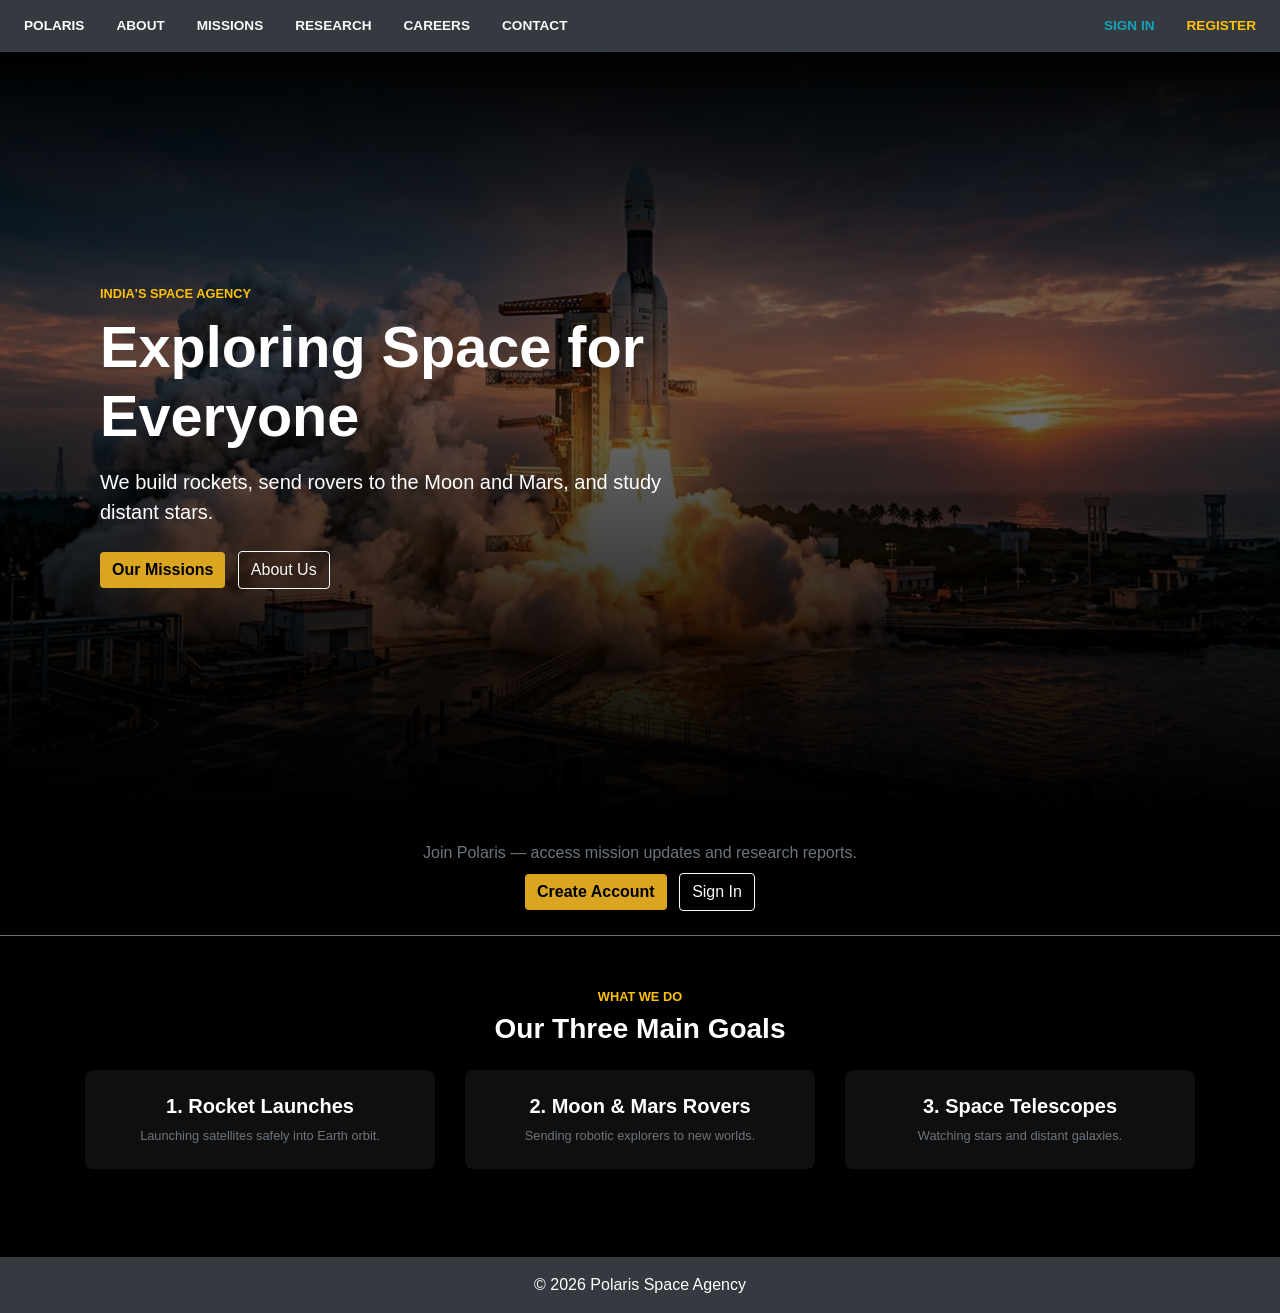
<file: index.html>
<!DOCTYPE html>
<html lang="en">

<head>
    <meta charset="UTF-8">
    <meta name="viewport" content="width=device-width, initial-scale=1.0">
    <title>Polaris Space Agency</title>
    <link rel="stylesheet" href="bootstrap4.2.1/bootstrap4.2.1/css/bootstrap.min.css">
    <link rel="stylesheet" href="assets/css/style.css">
</head>

<body>
    <nav class="nav bg-dark p-2"><a class="nav-link text-white font-weight-bold" href="index.html">POLARIS</a><a class="nav-link text-light" href="about.html">About</a><a class="nav-link text-light" href="missions.html">Missions</a><a class="nav-link text-light" href="research.html">Research</a><a class="nav-link text-light" href="careers.html">Careers</a><a class="nav-link text-light" href="contact.html">Contact</a><a class="nav-link text-info ml-auto" href="login.html">Sign In</a><a class="nav-link text-warning" href="register.html">Register</a></nav>
    <section class="hero-section">
        <img src="assets/images/hero_rocket.jpg" alt="Rocket" class="hero-bg">
        <div class="hero-overlay"></div>
        <div class="container hero-content">
            <div class="col-lg-7">
                <span class="small font-weight-bold text-warning text-uppercase">India's Space Agency</span>
                <h1 class="hero-title text-white mt-2 mb-3">Exploring Space for Everyone</h1>
                <p class="lead text-white mb-4">We build rockets, send rovers to the Moon and Mars, and study distant
                    stars.</p>
                <a href="missions.html" class="btn btn-primary mr-2">Our Missions</a>
                <a href="about.html" class="btn btn-outline-light mr-2">About Us</a>
            </div>
        </div>
    </section>
    <div class="py-4 border-bottom border-secondary text-center">
        <div class="container">
            <p class="text-muted mb-2">Join Polaris — access mission updates and research reports.</p>
            <a href="register.html" class="btn btn-primary mr-2">Create Account</a>
            <a href="login.html" class="btn btn-outline-light">Sign In</a>
        </div>
    </div>
    <section class="py-5">
        <div class="container">
            <div class="text-center mb-4">
                <span class="small text-warning font-weight-bold text-uppercase">What We Do</span>
                <h2 class="h3 font-weight-bold text-white mt-1">Our Three Main Goals</h2>
            </div>
            <div class="row">
                <div class="col-md-4 mb-3">
                    <div class="facility-card text-center">
                        <h4 class="h5 font-weight-bold text-white">1. Rocket Launches</h4>
                        <p class="small text-muted mb-0">Launching satellites safely into Earth orbit.</p>
                    </div>
                </div>
                <div class="col-md-4 mb-3">
                    <div class="facility-card text-center">
                        <h4 class="h5 font-weight-bold text-white">2. Moon &amp; Mars Rovers</h4>
                        <p class="small text-muted mb-0">Sending robotic explorers to new worlds.</p>
                    </div>
                </div>
                <div class="col-md-4 mb-3">
                    <div class="facility-card text-center">
                        <h4 class="h5 font-weight-bold text-white">3. Space Telescopes</h4>
                        <p class="small text-muted mb-0">Watching stars and distant galaxies.</p>
                    </div>
                </div>
            </div>
        </div>
    </section>
    <footer class="bg-dark text-white text-center p-3">&copy; 2026 Polaris Space Agency</footer>
    <script src="bootstrap4.2.1/jquery-3.7.1.min.js"></script>
    <script src="bootstrap4.2.1/bootstrap4.2.1/js/bootstrap.bundle.min.js"></script>
    <script src="assets/js/main.js"></script>
</body>

</html>
</file>
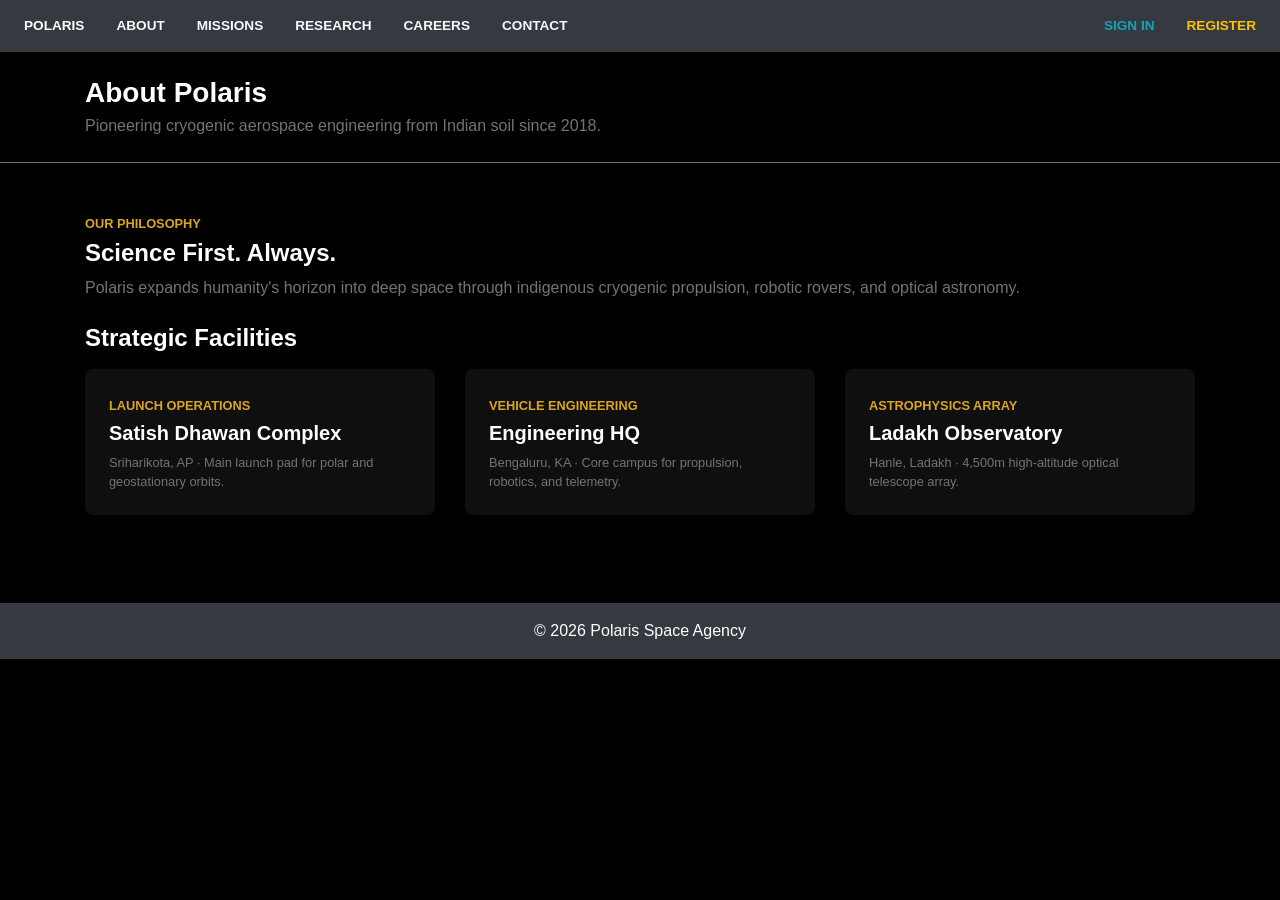
<file: about.html>
﻿<!DOCTYPE html>
<html lang="en">
<head>
  <meta charset="UTF-8">
  <meta name="viewport" content="width=device-width, initial-scale=1.0">
  <title>About Polaris — Space Frontier Agency</title>
  <link rel="stylesheet" href="bootstrap4.2.1/bootstrap4.2.1/css/bootstrap.min.css">
  <link rel="stylesheet" href="assets/css/style.css">
</head>
<body>
  <nav class="nav bg-dark p-2"><a class="nav-link text-white font-weight-bold" href="index.html">POLARIS</a><a class="nav-link text-light" href="about.html">About</a><a class="nav-link text-light" href="missions.html">Missions</a><a class="nav-link text-light" href="research.html">Research</a><a class="nav-link text-light" href="careers.html">Careers</a><a class="nav-link text-light" href="contact.html">Contact</a><a class="nav-link text-info ml-auto" href="login.html">Sign In</a><a class="nav-link text-warning" href="register.html">Register</a></nav>
  <div class="py-4 border-bottom border-secondary">
    <div class="container">
      <h1 class="h3 font-weight-bold text-white mb-1">About Polaris</h1>
      <p class="text-muted mb-0">Pioneering cryogenic aerospace engineering from Indian soil since 2018.</p>
    </div>
  </div>
  <section class="py-5">
    <div class="container">
      <span class="small font-weight-bold text-uppercase" style="color:goldenrod">Our Philosophy</span>
      <h2 class="h4 font-weight-bold text-white mt-1 mb-2">Science First. Always.</h2>
      <p class="text-muted mb-4">Polaris expands humanity's horizon into deep space through indigenous cryogenic propulsion, robotic rovers, and optical astronomy.</p>
      <h2 class="h4 font-weight-bold text-white mb-3">Strategic Facilities</h2>
      <div class="row">
        <div class="col-md-4 mb-3">
          <div class="facility-card">
            <span class="small font-weight-bold text-uppercase" style="color:goldenrod">Launch Operations</span>
            <h4 class="h5 font-weight-bold text-white mt-1">Satish Dhawan Complex</h4>
            <p class="small text-muted mb-0">Sriharikota, AP · Main launch pad for polar and geostationary orbits.</p>
          </div>
        </div>
        <div class="col-md-4 mb-3">
          <div class="facility-card">
            <span class="small font-weight-bold text-uppercase" style="color:goldenrod">Vehicle Engineering</span>
            <h4 class="h5 font-weight-bold text-white mt-1">Engineering HQ</h4>
            <p class="small text-muted mb-0">Bengaluru, KA · Core campus for propulsion, robotics, and telemetry.</p>
          </div>
        </div>
        <div class="col-md-4 mb-3">
          <div class="facility-card">
            <span class="small font-weight-bold text-uppercase" style="color:goldenrod">Astrophysics Array</span>
            <h4 class="h5 font-weight-bold text-white mt-1">Ladakh Observatory</h4>
            <p class="small text-muted mb-0">Hanle, Ladakh · 4,500m high-altitude optical telescope array.</p>
          </div>
        </div>
      </div>
    </div>
  </section>
  <footer class="bg-dark text-white text-center p-3">&copy; 2026 Polaris Space Agency</footer>
  <script src="bootstrap4.2.1/jquery-3.7.1.min.js"></script>
  <script src="bootstrap4.2.1/bootstrap4.2.1/js/bootstrap.bundle.min.js"></script>
  <script src="assets/js/main.js"></script>
</body>
</html>
</file>
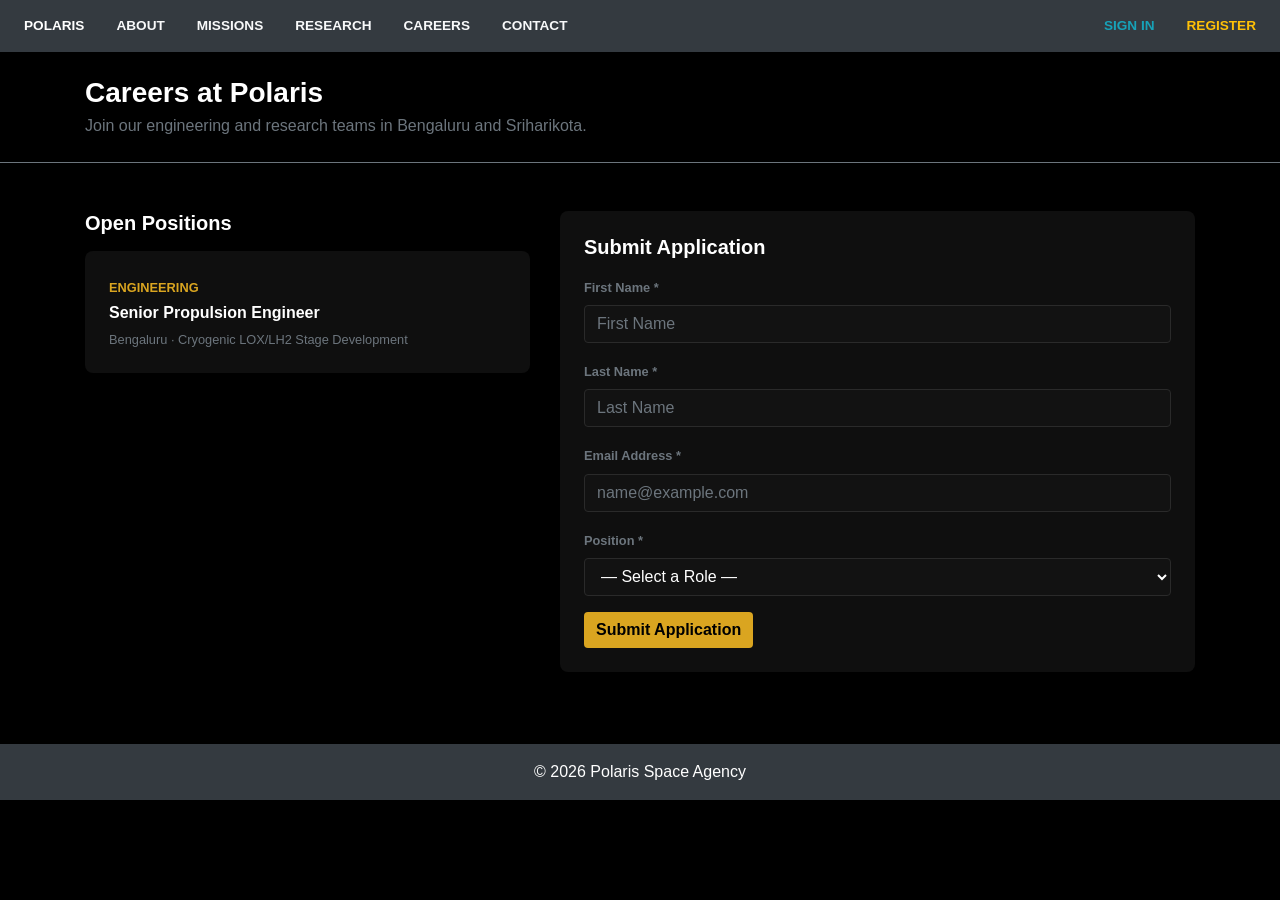
<file: careers.html>
﻿<!DOCTYPE html>
<html lang="en">

<head>
    <meta charset="UTF-8">
    <meta name="viewport" content="width=device-width, initial-scale=1.0">
    <title>Careers — Polaris Space Agency</title>
    <link rel="stylesheet" href="bootstrap4.2.1/bootstrap4.2.1/css/bootstrap.min.css">
    <link rel="stylesheet" href="assets/css/style.css">
</head>

<body>
    <nav class="nav bg-dark p-2"><a class="nav-link text-white font-weight-bold" href="index.html">POLARIS</a><a class="nav-link text-light" href="about.html">About</a><a class="nav-link text-light" href="missions.html">Missions</a><a class="nav-link text-light" href="research.html">Research</a><a class="nav-link text-light" href="careers.html">Careers</a><a class="nav-link text-light" href="contact.html">Contact</a><a class="nav-link text-info ml-auto" href="login.html">Sign In</a><a class="nav-link text-warning" href="register.html">Register</a></nav>
    <div class="py-4 border-bottom border-secondary">
        <div class="container">
            <h1 class="h3 font-weight-bold text-white mb-1">Careers at Polaris</h1>
            <p class="text-muted mb-0">Join our engineering and research teams in Bengaluru and Sriharikota.</p>
        </div>
    </div>
    <section class="py-5">
        <div class="container">
            <div class="row">
                <div class="col-lg-5 mb-4">
                    <h2 class="h5 font-weight-bold text-white mb-3">Open Positions</h2>
                    <div class="job-card">
                        <span class="small font-weight-bold text-uppercase" style="color:goldenrod">Engineering</span>
                        <h4 class="h6 font-weight-bold text-white mt-1">Senior Propulsion Engineer</h4>
                        <p class="small text-muted mb-0">Bengaluru · Cryogenic LOX/LH2 Stage Development</p>
                    </div>
                </div>
                <div class="col-lg-7">
                    <div class="calc-widget">
                        <h2 class="h5 font-weight-bold text-white mb-3">Submit Application</h2>
                        <form>
                            <div class="form-group">
                                <label for="apply-fname" class="small text-muted font-weight-bold">First Name *</label>
                                <input type="text" id="apply-fname" class="form-control" placeholder="First Name"
                                    required>
                            </div>
                            <div class="form-group">
                                <label for="apply-lname" class="small text-muted font-weight-bold">Last Name *</label>
                                <input type="text" id="apply-lname" class="form-control" placeholder="Last Name"
                                    required>
                            </div>
                            <div class="form-group">
                                <label for="apply-email" class="small text-muted font-weight-bold">Email Address
                                    *</label>
                                <input type="email" id="apply-email" class="form-control" placeholder="name@example.com"
                                    required>
                            </div>
                            <div class="form-group">
                                <label for="apply-role" class="small text-muted font-weight-bold">Position *</label>
                                <select id="apply-role" class="form-control" required>
                                    <option value="">— Select a Role —</option>
                                    <option>Senior Propulsion Engineer</option>
                                    <option>Flight Software Engineer</option>
                                </select>
                            </div>
                            <button type="submit" class="btn btn-primary">Submit Application</button>
                        </form>
                    </div>
                </div>
            </div>
        </div>
    </section>
    <footer class="bg-dark text-white text-center p-3">&copy; 2026 Polaris Space Agency</footer>
    <script src="bootstrap4.2.1/jquery-3.7.1.min.js"></script>
    <script src="bootstrap4.2.1/bootstrap4.2.1/js/bootstrap.bundle.min.js"></script>
    <script src="assets/js/main.js"></script>
</body>

</html>
</file>
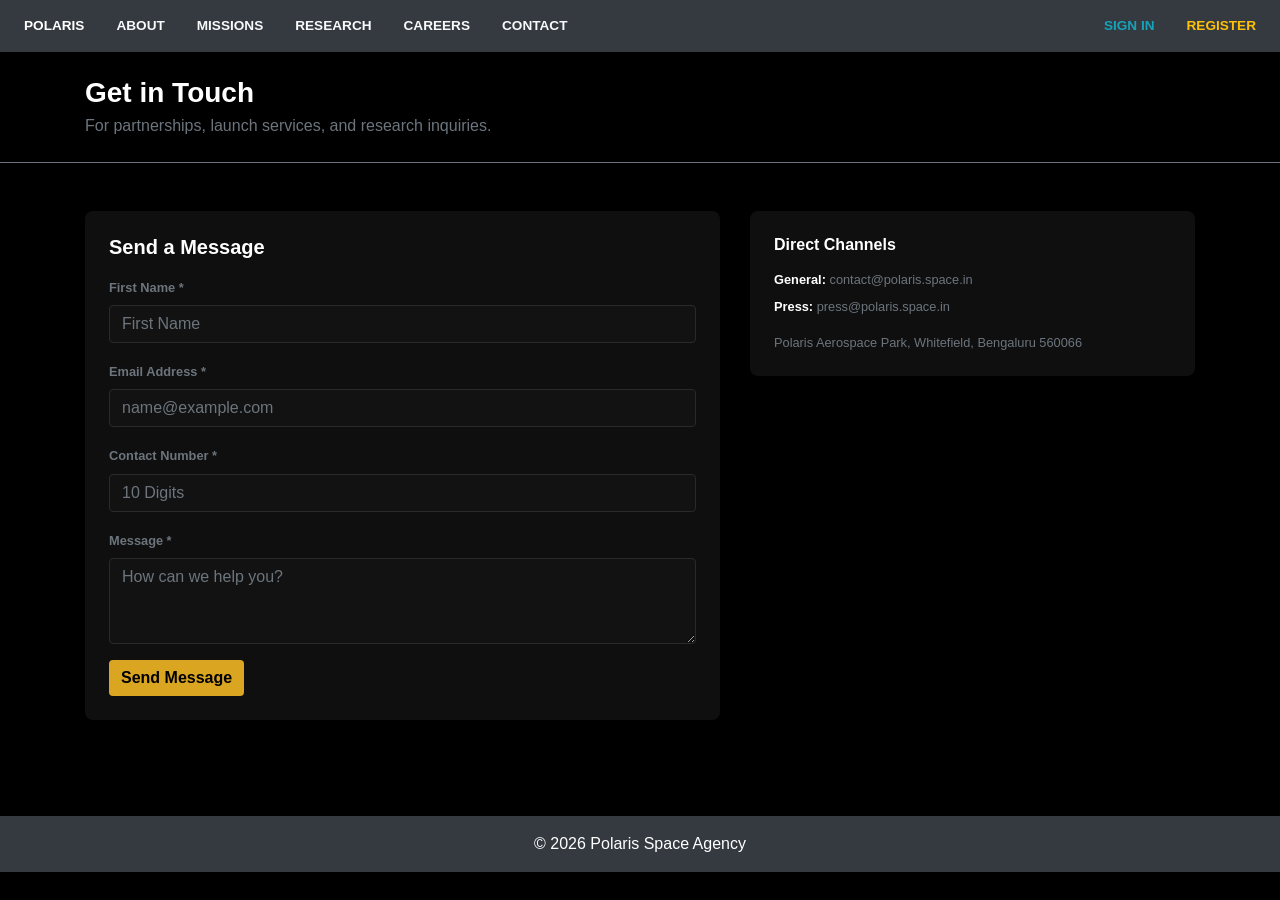
<file: contact.html>
﻿<!DOCTYPE html>
<html lang="en">
<head>
  <meta charset="UTF-8">
  <meta name="viewport" content="width=device-width, initial-scale=1.0">
  <title>Contact — Polaris Space Agency</title>
  <link rel="stylesheet" href="bootstrap4.2.1/bootstrap4.2.1/css/bootstrap.min.css">
  <link rel="stylesheet" href="assets/css/style.css">
</head>
<body>
  <nav class="nav bg-dark p-2"><a class="nav-link text-white font-weight-bold" href="index.html">POLARIS</a><a class="nav-link text-light" href="about.html">About</a><a class="nav-link text-light" href="missions.html">Missions</a><a class="nav-link text-light" href="research.html">Research</a><a class="nav-link text-light" href="careers.html">Careers</a><a class="nav-link text-light" href="contact.html">Contact</a><a class="nav-link text-info ml-auto" href="login.html">Sign In</a><a class="nav-link text-warning" href="register.html">Register</a></nav>
  <div class="py-4 border-bottom border-secondary">
    <div class="container">
      <h1 class="h3 font-weight-bold text-white mb-1">Get in Touch</h1>
      <p class="text-muted mb-0">For partnerships, launch services, and research inquiries.</p>
    </div>
  </div>
  <section class="py-5">
    <div class="container">
      <div class="row">
        <div class="col-lg-7 mb-4">
          <div class="calc-widget">
            <h2 class="h5 font-weight-bold text-white mb-3">Send a Message</h2>
            <div id="con-alert" class="alert d-none"></div>
            <form onsubmit="return validateForm2()">
              <div class="form-group">
                <label for="con-fname" class="small text-muted font-weight-bold">First Name *</label>
                <input type="text" id="con-fname" class="form-control" placeholder="First Name">
                <div class="invalid-feedback">First Name is required.</div>
              </div>
              <div class="form-group">
                <label for="con-email" class="small text-muted font-weight-bold">Email Address *</label>
                <input type="email" id="con-email" class="form-control" placeholder="name@example.com">
                <div class="invalid-feedback">Enter a valid email address.</div>
              </div>
              <div class="form-group">
                <label for="con-phone" class="small text-muted font-weight-bold">Contact Number *</label>
                <input type="text" id="con-phone" class="form-control" placeholder="10 Digits">
                <div class="invalid-feedback">Phone must be exactly 10 digits.</div>
              </div>
              <div class="form-group">
                <label for="con-msg" class="small text-muted font-weight-bold">Message *</label>
                <textarea id="con-msg" class="form-control" rows="3" placeholder="How can we help you?"></textarea>
                <div class="invalid-feedback">Please enter your message.</div>
              </div>
              <button type="submit" class="btn btn-primary">Send Message</button>
            </form>
          </div>
        </div>
        <div class="col-lg-5">
          <div class="facility-card">
            <h3 class="h6 font-weight-bold text-white mb-3">Direct Channels</h3>
            <p class="small text-muted mb-2"><strong class="text-white">General:</strong> contact@polaris.space.in</p>
            <p class="small text-muted mb-3"><strong class="text-white">Press:</strong> press@polaris.space.in</p>
            <p class="small text-muted mb-0">Polaris Aerospace Park, Whitefield, Bengaluru 560066</p>
          </div>
        </div>
      </div>
    </div>
  </section>
  <footer class="bg-dark text-white text-center p-3">&copy; 2026 Polaris Space Agency</footer>
  <script src="bootstrap4.2.1/jquery-3.7.1.min.js"></script>
  <script src="bootstrap4.2.1/bootstrap4.2.1/js/bootstrap.bundle.min.js"></script>
  <script src="assets/js/main.js"></script>
</body>
</html>
</file>
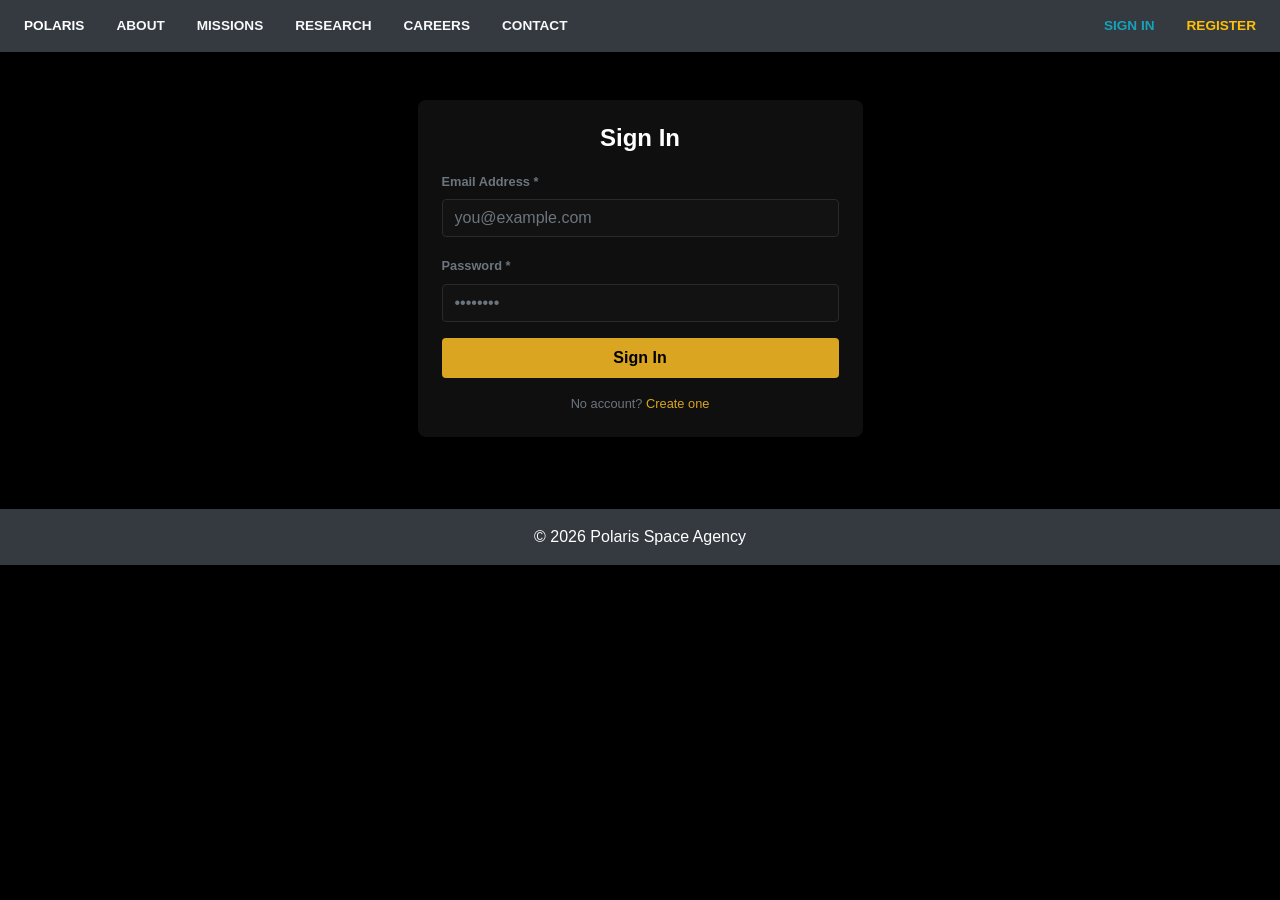
<file: login.html>
﻿<!DOCTYPE html>
<html lang="en">
<head>
  <meta charset="UTF-8">
  <meta name="viewport" content="width=device-width, initial-scale=1.0">
  <title>Sign In — Polaris Space Agency</title>
  <link rel="stylesheet" href="bootstrap4.2.1/bootstrap4.2.1/css/bootstrap.min.css">
  <link rel="stylesheet" href="assets/css/style.css">
</head>
<body>
  <nav class="nav bg-dark p-2"><a class="nav-link text-white font-weight-bold" href="index.html">POLARIS</a><a class="nav-link text-light" href="about.html">About</a><a class="nav-link text-light" href="missions.html">Missions</a><a class="nav-link text-light" href="research.html">Research</a><a class="nav-link text-light" href="careers.html">Careers</a><a class="nav-link text-light" href="contact.html">Contact</a><a class="nav-link text-info ml-auto" href="login.html">Sign In</a><a class="nav-link text-warning" href="register.html">Register</a></nav>
  <div class="container py-5">
    <div class="row justify-content-center">
      <div class="col-md-6 col-lg-5">
        <div class="calc-widget">
          <h1 class="h4 font-weight-bold text-white mb-3 text-center">Sign In</h1>
          <form id="login-form" onsubmit="return validateForm3()" novalidate>
            <div class="form-group">
              <label class="small text-muted font-weight-bold">Email Address *</label>
              <input type="email" id="login-email" class="form-control" placeholder="you@example.com">
            </div>
            <div class="form-group">
              <label class="small text-muted font-weight-bold">Password *</label>
              <input type="password" id="login-password" class="form-control" placeholder="••••••••">
            </div>
            <button type="submit" class="btn btn-primary btn-block py-2">Sign In</button>
          </form>
          <p class="text-center mt-3 text-muted small mb-0">
            No account? <a href="register.html">Create one</a>
          </p>
        </div>
      </div>
    </div>
  </div>
  <footer class="bg-dark text-white text-center p-3">&copy; 2026 Polaris Space Agency</footer>
  <script src="bootstrap4.2.1/jquery-3.7.1.min.js"></script>
  <script src="bootstrap4.2.1/bootstrap4.2.1/js/bootstrap.bundle.min.js"></script>
  <script src="assets/js/main.js"></script>
</body>
</html>
</file>
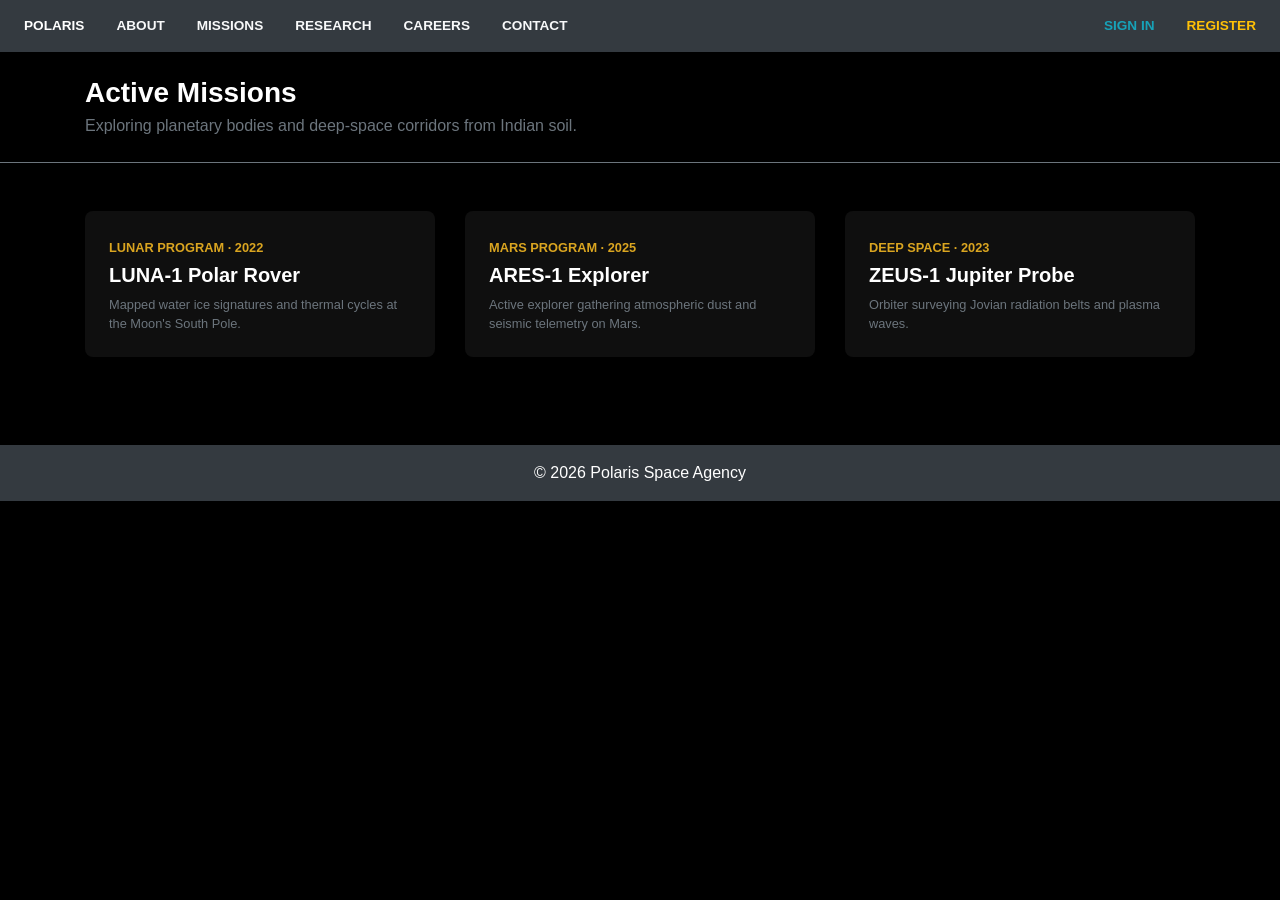
<file: missions.html>
﻿<!DOCTYPE html>
<html lang="en">
<head>
  <meta charset="UTF-8">
  <meta name="viewport" content="width=device-width, initial-scale=1.0">
  <title>Missions — Polaris Space Agency</title>
  <link rel="stylesheet" href="bootstrap4.2.1/bootstrap4.2.1/css/bootstrap.min.css">
  <link rel="stylesheet" href="assets/css/style.css">
</head>
<body>
  <nav class="nav bg-dark p-2"><a class="nav-link text-white font-weight-bold" href="index.html">POLARIS</a><a class="nav-link text-light" href="about.html">About</a><a class="nav-link text-light" href="missions.html">Missions</a><a class="nav-link text-light" href="research.html">Research</a><a class="nav-link text-light" href="careers.html">Careers</a><a class="nav-link text-light" href="contact.html">Contact</a><a class="nav-link text-info ml-auto" href="login.html">Sign In</a><a class="nav-link text-warning" href="register.html">Register</a></nav>
  <div class="py-4 border-bottom border-secondary">
    <div class="container">
      <h1 class="h3 font-weight-bold text-white mb-1">Active Missions</h1>
      <p class="text-muted mb-0">Exploring planetary bodies and deep-space corridors from Indian soil.</p>
    </div>
  </div>
  <section class="py-5">
    <div class="container">
      <div class="row">
        <div class="col-md-4 mb-3">
          <div class="news-card">
            <span class="small font-weight-bold text-uppercase" style="color:goldenrod">Lunar Program · 2022</span>
            <h3 class="h5 font-weight-bold text-white mt-1">LUNA-1 Polar Rover</h3>
            <p class="small text-muted mb-0">Mapped water ice signatures and thermal cycles at the Moon's South Pole.</p>
          </div>
        </div>
        <div class="col-md-4 mb-3">
          <div class="news-card">
            <span class="small font-weight-bold text-uppercase" style="color:goldenrod">Mars Program · 2025</span>
            <h3 class="h5 font-weight-bold text-white mt-1">ARES-1 Explorer</h3>
            <p class="small text-muted mb-0">Active explorer gathering atmospheric dust and seismic telemetry on Mars.</p>
          </div>
        </div>
        <div class="col-md-4 mb-3">
          <div class="news-card">
            <span class="small font-weight-bold text-uppercase" style="color:goldenrod">Deep Space · 2023</span>
            <h3 class="h5 font-weight-bold text-white mt-1">ZEUS-1 Jupiter Probe</h3>
            <p class="small text-muted mb-0">Orbiter surveying Jovian radiation belts and plasma waves.</p>
          </div>
        </div>
      </div>
    </div>
  </section>
  <footer class="bg-dark text-white text-center p-3">&copy; 2026 Polaris Space Agency</footer>
  <script src="bootstrap4.2.1/jquery-3.7.1.min.js"></script>
  <script src="bootstrap4.2.1/bootstrap4.2.1/js/bootstrap.bundle.min.js"></script>
  <script src="assets/js/main.js"></script>
</body>
</html>
</file>
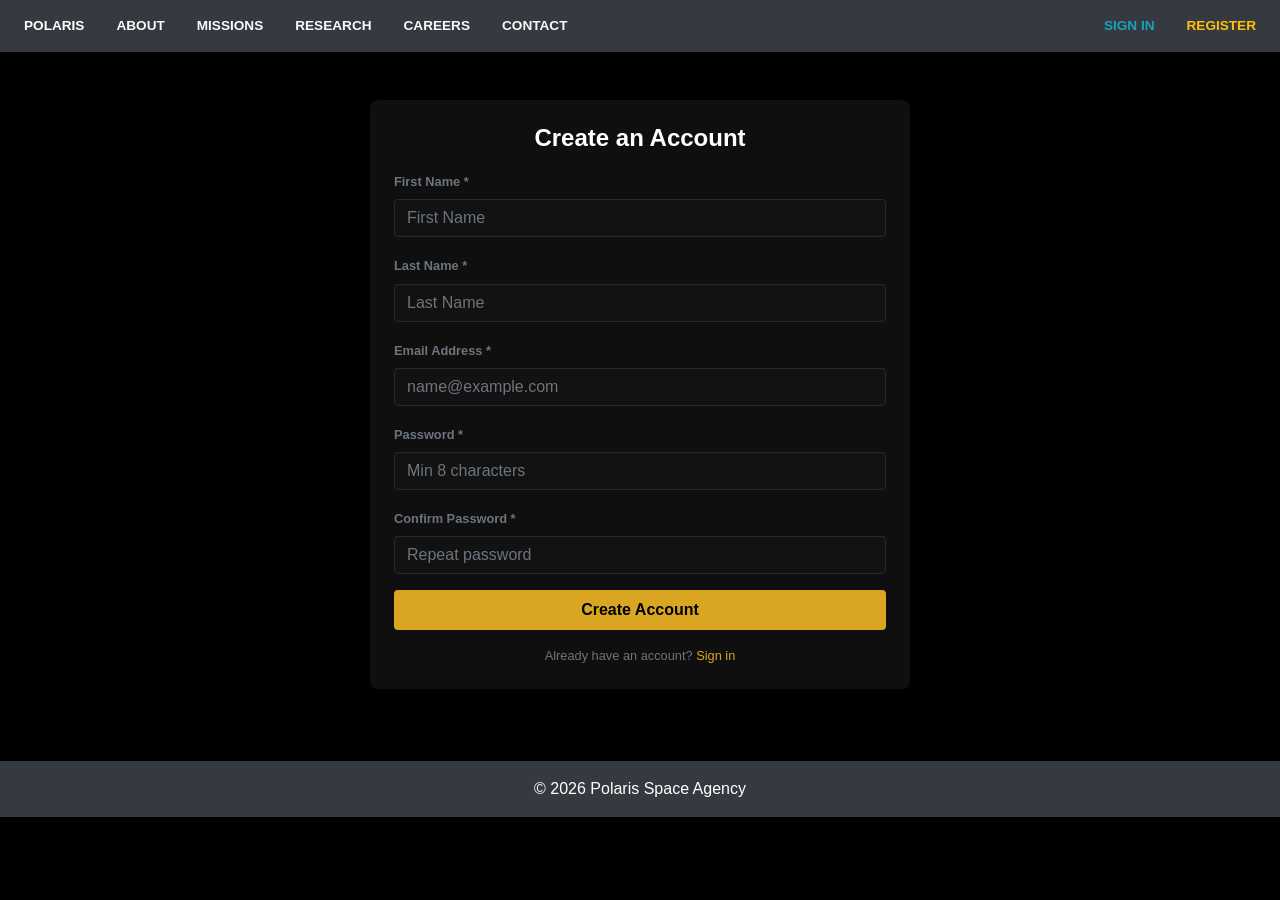
<file: register.html>
﻿<!DOCTYPE html>
<html lang="en">
<head>
  <meta charset="UTF-8">
  <meta name="viewport" content="width=device-width, initial-scale=1.0">
  <title>Create Account — Polaris Space Agency</title>
  <link rel="stylesheet" href="bootstrap4.2.1/bootstrap4.2.1/css/bootstrap.min.css">
  <link rel="stylesheet" href="assets/css/style.css">
</head>
<body>
  <nav class="nav bg-dark p-2"><a class="nav-link text-white font-weight-bold" href="index.html">POLARIS</a><a class="nav-link text-light" href="about.html">About</a><a class="nav-link text-light" href="missions.html">Missions</a><a class="nav-link text-light" href="research.html">Research</a><a class="nav-link text-light" href="careers.html">Careers</a><a class="nav-link text-light" href="contact.html">Contact</a><a class="nav-link text-info ml-auto" href="login.html">Sign In</a><a class="nav-link text-warning" href="register.html">Register</a></nav>
  <div class="container py-5">
    <div class="row justify-content-center">
      <div class="col-md-7 col-lg-6">
        <div class="calc-widget">
          <h1 class="h4 font-weight-bold text-white mb-3 text-center">Create an Account</h1>
          <div id="reg-alert" class="alert d-none"></div>
          <form onsubmit="return validateForm1()">
            <div class="form-group">
              <label for="reg-fname" class="small text-muted font-weight-bold">First Name *</label>
              <input type="text" id="reg-fname" class="form-control" placeholder="First Name">
              <div class="invalid-feedback">First name is required.</div>
            </div>
            <div class="form-group">
              <label for="reg-lname" class="small text-muted font-weight-bold">Last Name *</label>
              <input type="text" id="reg-lname" class="form-control" placeholder="Last Name">
              <div class="invalid-feedback">Last name is required.</div>
            </div>
            <div class="form-group">
              <label for="reg-email" class="small text-muted font-weight-bold">Email Address *</label>
              <input type="email" id="reg-email" class="form-control" placeholder="name@example.com">
              <div class="invalid-feedback">Enter a valid email address.</div>
            </div>
            <div class="form-group">
              <label for="reg-password" class="small text-muted font-weight-bold">Password *</label>
              <input type="password" id="reg-password" class="form-control" placeholder="Min 8 characters">
              <div class="invalid-feedback">Password must be at least 8 characters.</div>
            </div>
            <div class="form-group">
              <label for="reg-confirm" class="small text-muted font-weight-bold">Confirm Password *</label>
              <input type="password" id="reg-confirm" class="form-control" placeholder="Repeat password">
              <div class="invalid-feedback">Passwords do not match.</div>
            </div>
            <button type="submit" class="btn btn-primary btn-block py-2">Create Account</button>
          </form>
          <p class="text-center mt-3 text-muted small mb-0">Already have an account? <a href="login.html">Sign in</a></p>
        </div>
      </div>
    </div>
  </div>
  <!-- Confirm Modal -->
  <div class="modal fade" id="confirmModal" tabindex="-1">
    <div class="modal-dialog modal-dialog-centered">
      <div class="modal-content bg-dark text-white">
        <div class="modal-body py-4 text-center">Are you sure you want to create this account?</div>
        <div class="modal-footer justify-content-center border-0">
          <button class="btn btn-primary" id="confirmYes">Yes, Create</button>
          <button class="btn btn-secondary" data-dismiss="modal">Cancel</button>
        </div>
      </div>
    </div>
  </div>
  <footer class="bg-dark text-white text-center p-3">&copy; 2026 Polaris Space Agency</footer>
  <script src="bootstrap4.2.1/jquery-3.7.1.min.js"></script>
  <script src="bootstrap4.2.1/bootstrap4.2.1/js/bootstrap.bundle.min.js"></script>
  <script src="assets/js/main.js"></script>
</body>
</html>
</file>
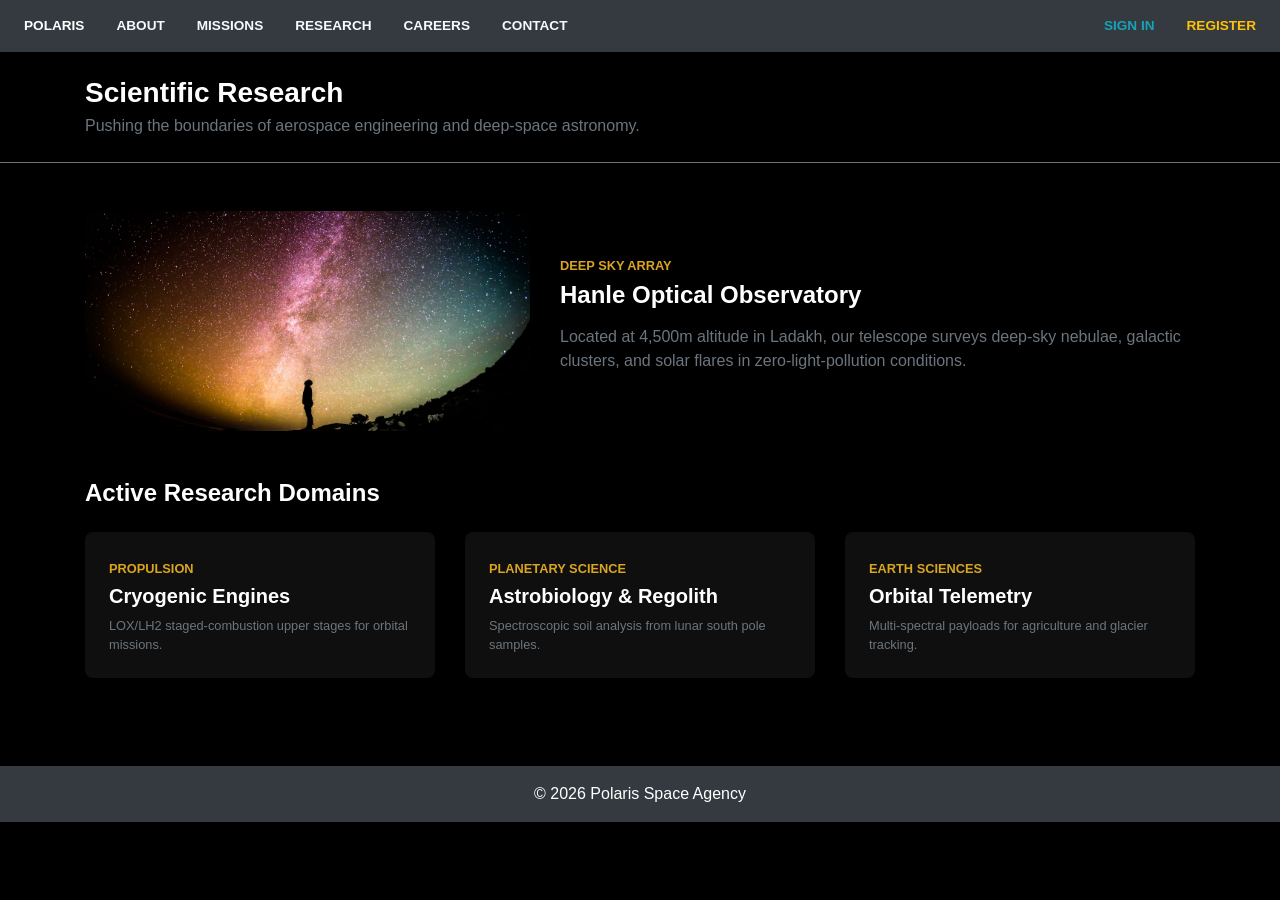
<file: research.html>
﻿<!DOCTYPE html>
<html lang="en">
<head>
  <meta charset="UTF-8">
  <meta name="viewport" content="width=device-width, initial-scale=1.0">
  <title>Research — Polaris Space Agency</title>
  <link rel="stylesheet" href="bootstrap4.2.1/bootstrap4.2.1/css/bootstrap.min.css">
  <link rel="stylesheet" href="assets/css/style.css">
</head>
<body>
  <nav class="nav bg-dark p-2"><a class="nav-link text-white font-weight-bold" href="index.html">POLARIS</a><a class="nav-link text-light" href="about.html">About</a><a class="nav-link text-light" href="missions.html">Missions</a><a class="nav-link text-light" href="research.html">Research</a><a class="nav-link text-light" href="careers.html">Careers</a><a class="nav-link text-light" href="contact.html">Contact</a><a class="nav-link text-info ml-auto" href="login.html">Sign In</a><a class="nav-link text-warning" href="register.html">Register</a></nav>
  <div class="py-4 border-bottom border-secondary">
    <div class="container">
      <h1 class="h3 font-weight-bold text-white mb-1">Scientific Research</h1>
      <p class="text-muted mb-0">Pushing the boundaries of aerospace engineering and deep-space astronomy.</p>
    </div>
  </div>
  <section class="py-5">
    <div class="container">
      <div class="row align-items-center mb-5">
        <div class="col-md-5 mb-3 mb-md-0">
          <img src="assets/images/telescope.jpg" alt="Hanle Observatory" class="research-img">
        </div>
        <div class="col-md-7">
          <span class="small font-weight-bold text-uppercase" style="color:goldenrod">Deep Sky Array</span>
          <h2 class="h4 font-weight-bold text-white mt-1 mb-3">Hanle Optical Observatory</h2>
          <p class="text-muted">Located at 4,500m altitude in Ladakh, our telescope surveys deep-sky nebulae, galactic clusters, and solar flares in zero-light-pollution conditions.</p>
        </div>
      </div>
      <h2 class="h4 font-weight-bold text-white mb-4">Active Research Domains</h2>
      <div class="row">
        <div class="col-md-4 mb-3">
          <div class="facility-card">
            <span class="small font-weight-bold text-uppercase" style="color:goldenrod">Propulsion</span>
            <h4 class="h5 font-weight-bold text-white mt-1">Cryogenic Engines</h4>
            <p class="small text-muted mb-0">LOX/LH2 staged-combustion upper stages for orbital missions.</p>
          </div>
        </div>
        <div class="col-md-4 mb-3">
          <div class="facility-card">
            <span class="small font-weight-bold text-uppercase" style="color:goldenrod">Planetary Science</span>
            <h4 class="h5 font-weight-bold text-white mt-1">Astrobiology &amp; Regolith</h4>
            <p class="small text-muted mb-0">Spectroscopic soil analysis from lunar south pole samples.</p>
          </div>
        </div>
        <div class="col-md-4 mb-3">
          <div class="facility-card">
            <span class="small font-weight-bold text-uppercase" style="color:goldenrod">Earth Sciences</span>
            <h4 class="h5 font-weight-bold text-white mt-1">Orbital Telemetry</h4>
            <p class="small text-muted mb-0">Multi-spectral payloads for agriculture and glacier tracking.</p>
          </div>
        </div>
      </div>
    </div>
  </section>
  <footer class="bg-dark text-white text-center p-3">&copy; 2026 Polaris Space Agency</footer>
  <script src="bootstrap4.2.1/jquery-3.7.1.min.js"></script>
  <script src="bootstrap4.2.1/bootstrap4.2.1/js/bootstrap.bundle.min.js"></script>
  <script src="assets/js/main.js"></script>
</body>
</html>
</file>
<file: assets/css/style.css>
/* Polaris Space Agency — custom overrides only. Bootstrap handles the rest. */

/* Base */
body { background:#000; color:#fff; overflow-x:hidden }
a { color:#daa520 }
a:hover { color:#ffd700; text-decoration:none }

/* Navbar */
.navbar-polaris { background:#000 }
.navbar-brand { letter-spacing:.15em }
.nav-link { text-transform:uppercase; font-size:.85rem; font-weight:600 }
.nav-item.active .nav-link, .nav-link:hover { color:#ffd700 !important }
@media(max-width:767.98px){ .navbar-collapse { background:#000; padding:12px 0 } }

/* Hero */
.hero-section { position:relative; min-height:85vh; display:flex; align-items:center; overflow:hidden; padding:70px 0 }
.hero-bg { position:absolute; inset:0; width:100%; height:100%; object-fit:cover; opacity:.55; z-index:1 }
.hero-overlay { position:absolute; inset:0; background:linear-gradient(to top,#000 0,transparent 70%),linear-gradient(to bottom,#000 0,transparent 40%); z-index:2 }
.hero-content { position:relative; z-index:3 }
.hero-title { font-size:2.4rem; font-weight:800 }
@media(min-width:768px){ .hero-title { font-size:3.6rem } }

/* Dark cards (Bootstrap cards are white by default) */
.calc-widget, .facility-card, .job-card, .news-card {
  background:#0f0f0f; border:none; border-radius:8px; padding:24px; margin-bottom:24px; transition:.25s
}
.facility-card:hover, .job-card:hover, .news-card:hover { background:#1a1a1a; transform:translateY(-4px) }

/* Research image */
.research-img { width:100%; height:220px; object-fit:cover; border-radius:8px }

/* Override Bootstrap primary (blue → gold) */
.btn-primary { background:#daa520 !important; border:none !important; color:#000 !important; font-weight:700 }
.btn-primary:hover { background:#ffd700 !important; transform:translateY(-2px) }

/* Dark form controls (Bootstrap defaults are white) */
.form-control { background:#121212; border:1px solid #2a2a2a; color:#fff }
.form-control:focus { border-color:#daa520; box-shadow:none }

/* Footer */
.footer-polaris { background:#000; padding:40px 0; color:gray }
</file>
